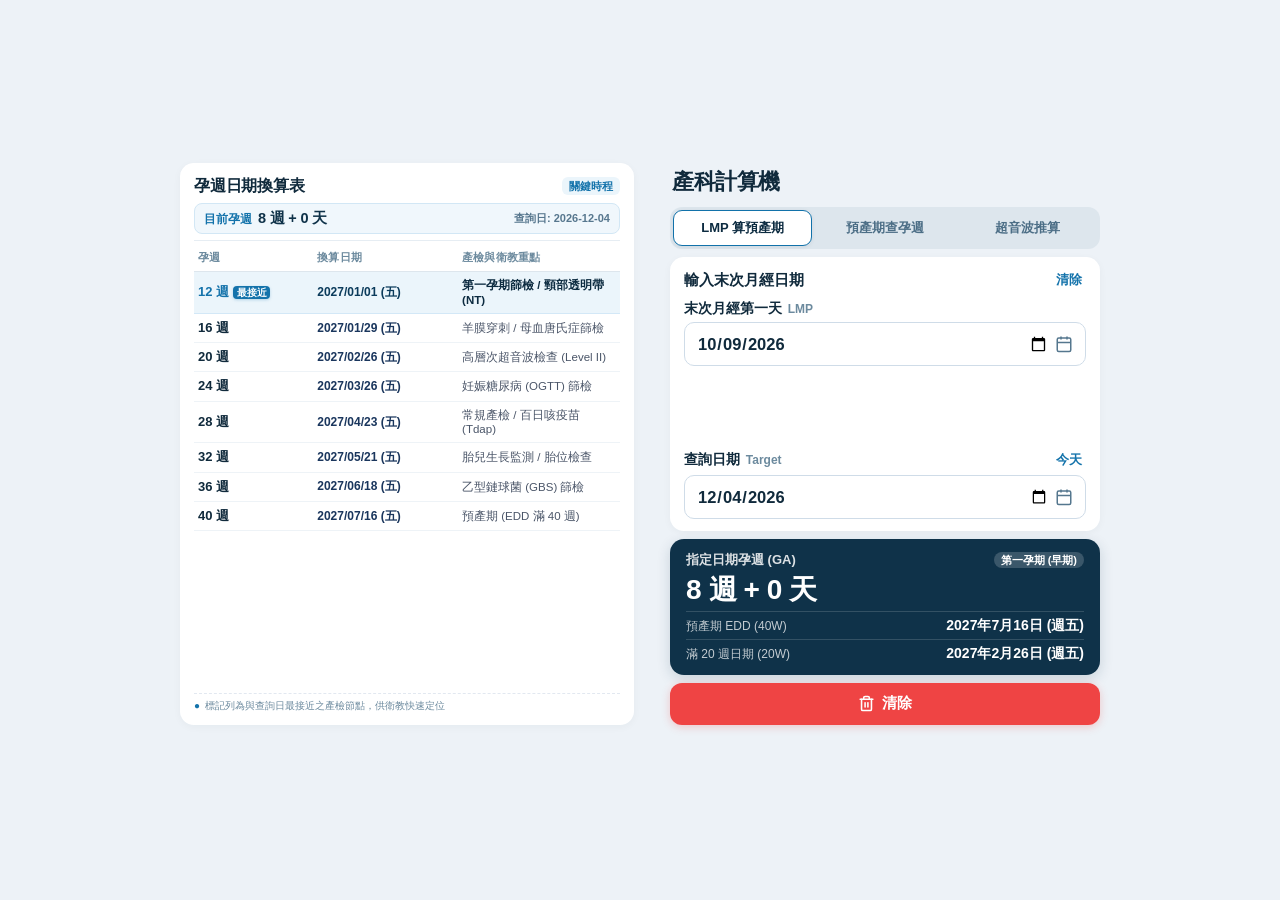
<file: docs/index.html>
<!DOCTYPE html>
<html lang="zh-TW">
<head>
  <meta charset="UTF-8">
  <meta name="viewport" content="width=device-width, initial-scale=1.0, maximum-scale=1.0, user-scalable=no, viewport-fit=cover">
  <meta name="apple-mobile-web-app-capable" content="yes">
  <meta name="apple-mobile-web-app-status-bar-style" content="default">
  <meta name="apple-mobile-web-app-title" content="產科計算機">
  <link rel="apple-touch-icon" href="apple-touch-icon.png">
  <link rel="icon" type="image/png" href="apple-touch-icon.png">
  <link rel="manifest" href="manifest.json">
  <meta name="theme-color" content="#EDF2F7">
  <title>產科計算機</title>
  <link rel="stylesheet" href="css/ios-style.css">
</head>
<body>
  <div class="app-container">
    
    <!-- ★ 左側欄：孕週日期換算表 (Duo 開蓋雙螢幕時自然呈現，合蓋時平順收合) -->
    <aside class="duo-schedule-pane" id="duoSchedulePane" aria-label="孕週日期換算表">
      <div class="schedule-card">
        <div class="schedule-header">
          <div class="schedule-title-row">
            <h2 class="schedule-title">孕週日期換算表</h2>
            <span class="schedule-mode-tag" id="scheduleModeTag">關鍵時程</span>
          </div>
          <div class="schedule-current-banner" id="scheduleCurrentBanner">
            <div class="banner-text-group">
              <span class="schedule-banner-label">目前孕週</span>
              <span class="schedule-banner-val" id="scheduleGaValue">-- 週 + - 天</span>
            </div>
            <span class="schedule-banner-date" id="scheduleQueryDateDisplay"></span>
          </div>
        </div>

        <!-- 空狀態 (未輸入末次月經/預產期時顯示) -->
        <div class="schedule-empty-state" id="scheduleEmptyState" style="display: none;">
          <div class="empty-icon-wrap">
            <svg width="34" height="34" viewBox="0 0 24 24" fill="none" stroke="currentColor" stroke-width="1.8">
              <rect x="3" y="4" width="18" height="18" rx="2" ry="2"></rect>
              <line x1="16" y1="2" x2="16" y2="6"></line>
              <line x1="8" y1="2" x2="8" y2="6"></line>
              <line x1="3" y1="10" x2="21" y2="10"></line>
              <circle cx="12" cy="15" r="2"></circle>
            </svg>
          </div>
          <p class="empty-title">請在右側輸入日期</p>
          <p class="empty-desc">輸入末次月經或預產期後，將自動排定各週產檢節點</p>
        </div>

        <!-- 孕週換算表格 (12, 16, 20, 24, 28, 32, 36, 40 週) -->
        <div class="schedule-table-wrap" id="scheduleTableWrap">
          <table class="milestone-table">
            <thead>
              <tr>
                <th class="th-week">孕週</th>
                <th class="th-date">換算日期</th>
                <th class="th-focus">產檢與衛教重點</th>
              </tr>
            </thead>
            <tbody id="milestoneTableBody">
              <!-- 由 JavaScript 動態即時渲染 -->
            </tbody>
          </table>
        </div>

        <div class="schedule-footer-hint" id="scheduleFooterHint">
          <span class="hint-bullet">●</span>
          <span class="hint-text">標記列為與查詢日最接近之產檢節點，供衛教快速定位</span>
        </div>
      </div>
    </aside>

    <!-- ★ 右側欄：計算機本體 (合蓋為單畫面置中，開蓋時平順移至右側) -->
    <main class="duo-calculator-pane" id="duoCalculatorPane">
      
      <!-- 頂部標題列 -->
      <header class="app-header">
        <h1 class="main-title">產科計算機</h1>
      </header>

      <!-- 1. 選擇模式分段控制器 -->
      <nav class="mode-nav-segmented">
        <button class="mode-nav-btn active" data-mode="lmp">
          LMP 算預產期
        </button>
        <button class="mode-nav-btn" data-mode="edd">
          預產期查孕週
        </button>
        <button class="mode-nav-btn" data-mode="us">
          超音波推算
        </button>
      </nav>

      <!-- 2. 輸入卡片 (含水平全幅滑移軌道) -->
      <section class="input-card">
        <div class="card-header-row">
          <h2 id="cardTitle" class="card-header-title">輸入末次月經日期</h2>
          <button id="btnClear" class="btn-text-action">清除</button>
        </div>

        <!-- 全幅滑移視窗 (Slider Viewport) -->
        <div class="card-slider-viewport">
          <div id="sliderTrack" class="card-slider-track">
            
            <!-- 面板 1: LMP 模式 -->
            <div class="card-slide-panel" data-panel="lmp">
              <div class="field-group">
                <label class="field-label">末次月經第一天 <span class="field-sub">LMP</span></label>
                <div class="date-input-wrapper">
                  <input type="date" id="lmpDateInput" class="custom-date-input">
                  <span class="date-calendar-icon">
                    <svg width="18" height="18" viewBox="0 0 24 24" fill="none" stroke="currentColor" stroke-width="2">
                      <rect x="3" y="4" width="18" height="18" rx="2" ry="2"></rect>
                      <line x1="16" y1="2" x2="16" y2="6"></line>
                      <line x1="8" y1="2" x2="8" y2="6"></line>
                      <line x1="3" y1="10" x2="21" y2="10"></line>
                    </svg>
                  </span>
                </div>
              </div>
            </div>

            <!-- 面板 2: EDD 模式 -->
            <div class="card-slide-panel" data-panel="edd">
              <div class="field-group">
                <label class="field-label">預產期 <span class="field-sub">EDD / EDC</span></label>
                <div class="date-input-wrapper">
                  <input type="date" id="eddDateInput" class="custom-date-input">
                  <span class="date-calendar-icon">
                    <svg width="18" height="18" viewBox="0 0 24 24" fill="none" stroke="currentColor" stroke-width="2">
                      <rect x="3" y="4" width="18" height="18" rx="2" ry="2"></rect>
                      <line x1="16" y1="2" x2="16" y2="6"></line>
                      <line x1="8" y1="2" x2="8" y2="6"></line>
                      <line x1="3" y1="10" x2="21" y2="10"></line>
                    </svg>
                  </span>
                </div>
              </div>
            </div>

            <!-- 面板 3: 超音波模式 -->
            <div class="card-slide-panel" data-panel="us">
              <div class="us-field-group">
                <div class="field-group">
                  <label class="field-label">超音波檢查日 <span class="field-sub">Scan Date</span></label>
                  <div class="date-input-wrapper">
                    <input type="date" id="usScanDateInput" class="custom-date-input">
                    <span class="date-calendar-icon">
                      <svg width="18" height="18" viewBox="0 0 24 24" fill="none" stroke="currentColor" stroke-width="2">
                        <rect x="3" y="4" width="18" height="18" rx="2" ry="2"></rect>
                        <line x1="16" y1="2" x2="16" y2="6"></line>
                        <line x1="8" y1="2" x2="8" y2="6"></line>
                        <line x1="3" y1="10" x2="21" y2="10"></line>
                      </svg>
                    </span>
                  </div>
                </div>
                <div class="field-row-two-col">
                  <div class="field-group col-item">
                    <label class="field-label">CRL <span class="field-sub">頭臀長</span></label>
                    <div class="num-input-wrapper">
                      <input type="number" id="crlInput" class="custom-num-input" placeholder="例如 15" step="0.1" min="1" max="100">
                      <span class="num-unit">mm</span>
                    </div>
                  </div>
                  <div class="field-group col-item">
                    <label class="field-label">GS <span class="field-sub">妊娠囊</span></label>
                    <div class="num-input-wrapper">
                      <input type="number" id="gsInput" class="custom-num-input" placeholder="例如 20" step="0.1" min="1" max="100">
                      <span class="num-unit">mm</span>
                    </div>
                  </div>
                </div>
              </div>
            </div>

          </div>
        </div>

        <!-- 查詢日期 (預設今天，含快捷按鈕) -->
        <div class="field-group">
          <div class="field-label-row">
            <label class="field-label">查詢日期 <span class="field-sub">Target</span></label>
            <button id="btnSetToday" class="btn-text-action">今天</button>
          </div>
          <div class="date-input-wrapper">
            <input type="date" id="queryDateInput" class="custom-date-input">
            <span class="date-calendar-icon">
              <svg width="18" height="18" viewBox="0 0 24 24" fill="none" stroke="currentColor" stroke-width="2">
                <rect x="3" y="4" width="18" height="18" rx="2" ry="2"></rect>
                <line x1="16" y1="2" x2="16" y2="6"></line>
                <line x1="8" y1="2" x2="8" y2="6"></line>
                <line x1="3" y1="10" x2="21" y2="10"></line>
              </svg>
            </span>
          </div>
        </div>
      </section>

      <!-- 3. 深藍色換算結果卡片 -->
      <section class="result-navy-card">
        <div class="result-label-row">
          <span id="resultCardLabel" class="result-top-label">指定日期孕週 (GA)</span>
          <span id="resultBadge" class="result-pill-badge">--</span>
        </div>

        <!-- 大字週數換算結果 -->
        <div id="resultGaDisplay" class="result-main-val">-- 週 + - 天</div>

        <!-- 超音波當日週數 (僅超音波模式顯示) -->
        <div id="usScanRow" class="result-sub-row" style="display: none;">
          <span class="result-sub-label">檢查當日週數</span>
          <span id="resultScanGaDisplay" class="result-sub-val">-- 週 + - 天</span>
        </div>

        <!-- 預產期資訊列 -->
        <div class="result-sub-row">
          <span id="resultSubLabel" class="result-sub-label">預產期 EDD (40W)</span>
          <span id="resultEddDisplay" class="result-sub-val">-- 年 -- 月 -- 日</span>
        </div>

        <!-- 滿 20 週日期資訊列 (高層次超音波基準) -->
        <div class="result-sub-row">
          <span class="result-sub-label">滿 20 週日期 (20W)</span>
          <span id="resultWeek20Display" class="result-sub-val">-- 年 -- 月 -- 日</span>
        </div>
      </section>

      <!-- 4. UI 最下面：紅色清除按鈕 -->
      <button id="btnResetAll" class="btn-danger-reset">
        <svg width="17" height="17" viewBox="0 0 24 24" fill="none" stroke="currentColor" stroke-width="2.2" stroke-linecap="round" stroke-linejoin="round">
          <path d="M3 6h18"></path>
          <path d="M19 6v14c0 1-1 2-2 2H7c-1 0-2-1-2-2V6"></path>
          <path d="M8 6V4c0-1 1-2 2-2h4c1 0 2 1 2 2v2"></path>
          <line x1="10" y1="11" x2="10" y2="17"></line>
          <line x1="14" y1="11" x2="14" y2="17"></line>
        </svg>
        清除
      </button>

    </main>

  </div>

  <!-- 腳本載入 -->
  <script src="js/ob-engine.js"></script>
  <script src="js/app.js"></script>
  <script>
    // PWA Service Worker 註冊 (支援離線秒開與斷網執行)
    if ('serviceWorker' in navigator) {
      window.addEventListener('load', () => {
        navigator.serviceWorker.register('./sw.js')
          .then((reg) => console.log('PWA ServiceWorker ready, scope:', reg.scope))
          .catch((err) => console.error('PWA ServiceWorker error:', err));
      });
    }
  </script>
</body>
</html>
</file>
<file: docs/css/ios-style.css>
/* ==========================================================================
   OB Calculator - iPhone 專屬精簡無滾動版面樣式
   iPhone Duo 雙螢幕摺疊適配 (合蓋單屏 / 開蓋雙屏左右分欄)
   ========================================================================== */

:root {
  --bg-canvas: #EDF2F7;
  --card-bg: #FFFFFF;
  --text-dark: #102A3C;
  --text-muted: #57778E;
  --primary-blue: #1473AB;
  --primary-light: #EBF5FB;
  --input-border: #CFDCE8;
  --input-border-active: #1473AB;
  --navy-card-bg: #0F3249;
  --navy-card-text: #FFFFFF;
  --danger-red: #EF4444;
  --danger-red-hover: #DC2626;
}

* {
  box-sizing: border-box;
  margin: 0;
  padding: 0;
  -webkit-tap-highlight-color: transparent;
}

html, body {
  width: 100%;
  overflow-x: hidden;
  background-color: var(--bg-canvas);
}

body {
  font-family: -apple-system, BlinkMacSystemFont, "SF Pro Display", "SF Pro Text", "PingFang TC", "Helvetica Neue", Arial, sans-serif;
  color: var(--text-dark);
  line-height: 1.35;
  -webkit-font-smoothing: antialiased;
  padding-top: max(env(safe-area-inset-top, 0px), 8px);
  padding-bottom: max(env(safe-area-inset-bottom, 0px), 12px);
  padding-left: max(env(safe-area-inset-left, 0px), 16px);
  padding-right: max(env(safe-area-inset-right, 0px), 16px);
  min-height: 100vh;
  display: flex;
  flex-direction: column;
  align-items: center;
}

/* ==========================================================================
   合蓋時 / 單畫面計算機 (預設版面: 適合快速輸入與查詢，零滾動)
   ========================================================================== */

.app-container {
  width: 100%;
  max-width: 390px;
  display: flex;
  flex-direction: column;
  gap: 8px;
}

/* 合蓋或小螢幕時：換算表隱藏 */
.duo-schedule-pane {
  display: none !important;
}

.duo-calculator-pane {
  width: 100%;
  display: flex;
  flex-direction: column;
  gap: 8px;
}

/* 頂部標題列 */
.app-header {
  display: flex;
  align-items: center;
  justify-content: flex-start;
  padding: 4px 2px 2px 2px;
}

.main-title {
  font-size: 22px;
  font-weight: 800;
  color: var(--text-dark);
  letter-spacing: -0.4px;
}

/* 1. 選擇模式分段控制器 */
.mode-nav-segmented {
  display: flex;
  background-color: #DDE6ED;
  border-radius: 12px;
  padding: 3px;
  gap: 3px;
}

.mode-nav-btn {
  flex: 1;
  border: 1.5px solid transparent;
  background: transparent;
  padding: 8px 2px;
  border-radius: 9px;
  font-size: 13px;
  font-weight: 600;
  color: #4C6E86;
  cursor: pointer;
  transition: all 0.15s ease;
  text-align: center;
  white-space: nowrap;
}

.mode-nav-btn.active {
  background-color: #FFFFFF;
  border-color: #1272AA;
  color: #0C2B40;
  font-weight: 700;
  box-shadow: 0 1px 4px rgba(16, 42, 60, 0.08);
}

/* 2. 輸入卡片 */
.input-card {
  background-color: var(--card-bg);
  border-radius: 14px;
  padding: 12px 14px;
  box-shadow: 0 2px 8px rgba(16, 42, 60, 0.04);
  display: flex;
  flex-direction: column;
  gap: 8px;
}

.card-header-row {
  display: flex;
  justify-content: space-between;
  align-items: center;
}

.card-header-title {
  font-size: 15px;
  font-weight: 700;
  color: var(--text-dark);
}

.btn-text-action {
  background: transparent;
  border: none;
  font-size: 13px;
  font-weight: 600;
  color: var(--primary-blue);
  cursor: pointer;
  padding: 2px 4px;
}

.btn-text-action:active {
  opacity: 0.6;
}

/* 全幅滑移視窗與滑動軌道 (Apple HIG Page View Controller 視覺體驗) */
.card-slider-viewport {
  width: 100%;
  overflow: hidden;
  position: relative;
}

.card-slider-track {
  display: flex;
  width: 300%;
  transition: transform 0.32s cubic-bezier(0.22, 1, 0.36, 1);
  will-change: transform;
}

.card-slide-panel {
  width: 33.3333%;
  flex-shrink: 0;
  display: flex;
  flex-direction: column;
  gap: 8px;
  padding: 1px 0;
}

/* 欄位群組 */
.field-group {
  display: flex;
  flex-direction: column;
  gap: 4px;
}

.field-label-row {
  display: flex;
  justify-content: space-between;
  align-items: center;
}

.field-label {
  font-size: 13.5px;
  font-weight: 700;
  color: var(--text-dark);
}

.field-sub {
  font-size: 12px;
  font-weight: 600;
  color: #6C8A9E;
  margin-left: 2px;
}

.date-input-wrapper {
  position: relative;
  width: 100%;
  display: flex;
  align-items: center;
  background-color: #FFFFFF;
  border: 1.5px solid var(--input-border);
  border-radius: 10px;
  padding: 0 12px;
  height: 44px;
  transition: border-color 0.15s;
}

.date-input-wrapper:focus-within {
  border-color: var(--input-border-active);
  box-shadow: 0 0 0 2px rgba(20, 115, 171, 0.15);
}

.custom-date-input {
  width: 100%;
  height: 100%;
  border: none;
  background: transparent;
  font-size: 16.5px;
  font-weight: 700;
  color: var(--text-dark);
  font-family: inherit;
  outline: none;
  cursor: pointer;
  -webkit-appearance: none;
}

.date-calendar-icon {
  display: flex;
  align-items: center;
  justify-content: center;
  color: #55778E;
  pointer-events: none;
  margin-left: 6px;
}

/* 超音波輸入專用樣式 */
.us-field-group {
  display: flex;
  flex-direction: column;
  gap: 8px;
}

.field-row-two-col {
  display: flex;
  gap: 8px;
  width: 100%;
}

.col-item {
  flex: 1;
  min-width: 0;
}

.num-input-wrapper {
  position: relative;
  width: 100%;
  display: flex;
  align-items: center;
  background-color: #FFFFFF;
  border: 1.5px solid var(--input-border);
  border-radius: 10px;
  padding: 0 10px;
  height: 44px;
  transition: border-color 0.15s, box-shadow 0.15s;
}

.num-input-wrapper:focus-within {
  border-color: var(--input-border-active);
  box-shadow: 0 0 0 2px rgba(20, 115, 171, 0.15);
}

.custom-num-input {
  width: 100%;
  height: 100%;
  border: none;
  background: transparent;
  font-size: 16.5px;
  font-weight: 700;
  color: var(--text-dark);
  font-family: inherit;
  outline: none;
  -webkit-appearance: none;
}

.custom-num-input::placeholder {
  color: #9EB5C7;
  font-weight: 500;
}

.num-unit {
  font-size: 13px;
  font-weight: 700;
  color: var(--text-muted);
  margin-left: 4px;
  user-select: none;
}

/* 3. 最下面：深藍色換算結果卡片 */
.result-navy-card {
  background-color: var(--navy-card-bg);
  color: var(--navy-card-text);
  border-radius: 14px;
  padding: 12px 16px;
  display: flex;
  flex-direction: column;
  gap: 4px;
  box-shadow: 0 4px 14px rgba(15, 50, 73, 0.16);
}

.result-label-row {
  display: flex;
  justify-content: space-between;
  align-items: center;
}

.result-top-label {
  font-size: 13px;
  font-weight: 600;
  color: rgba(255, 255, 255, 0.85);
}

.result-pill-badge {
  background: rgba(255, 255, 255, 0.18);
  padding: 1px 7px;
  border-radius: 10px;
  font-size: 11px;
  font-weight: 600;
}

.result-main-val {
  font-size: 28px;
  font-weight: 800;
  letter-spacing: -0.4px;
  line-height: 1.15;
  margin: 1px 0;
}

.result-sub-row {
  display: flex;
  justify-content: space-between;
  align-items: baseline;
  padding-top: 4px;
  border-top: 1px solid rgba(255, 255, 255, 0.15);
}

.result-sub-label {
  font-size: 12px;
  color: rgba(255, 255, 255, 0.75);
}

.result-sub-val {
  font-size: 14px;
  font-weight: 700;
  color: #FFFFFF;
}

/* 4. UI 最下面：紅色一鍵清空按鈕 */
.btn-danger-reset {
  width: 100%;
  height: 42px;
  background-color: var(--danger-red);
  color: #FFFFFF;
  border: none;
  border-radius: 12px;
  font-size: 15px;
  font-weight: 700;
  display: flex;
  align-items: center;
  justify-content: center;
  gap: 7px;
  cursor: pointer;
  box-shadow: 0 2px 8px rgba(239, 68, 68, 0.25);
  transition: all 0.15s ease;
  user-select: none;
  -webkit-appearance: none;
}

.btn-danger-reset:active {
  background-color: var(--danger-red-hover);
  transform: scale(0.98);
  box-shadow: 0 1px 4px rgba(220, 38, 38, 0.2);
}

/* ==========================================================================
   ★ iPhone Duo / 雙螢幕開蓋與寬螢幕左右分欄 (Dual-Screen Adaptive)
   左側：孕週日期換算表 | 右側：計算機本體 (流暢開合過渡，避免硬編碼尺寸)
   ========================================================================== */

@media (min-width: 520px) {
  body {
    padding-top: max(env(safe-area-inset-top, 0px), 12px);
    padding-bottom: max(env(safe-area-inset-bottom, 0px), 24px);
    padding-left: max(env(safe-area-inset-left, 0px), 16px);
    padding-right: max(env(safe-area-inset-right, 0px), 16px);
    justify-content: center;
  }

  .app-container {
    max-width: 920px;
    display: flex;
    flex-direction: row;
    align-items: stretch;
    justify-content: center;
    gap: 24px; /* 避開 iPhone Duo 物理中軸折痕 (Hinge Safe Margin) */
  }

  /* 左側欄：孕週日期換算表 */
  .duo-schedule-pane {
    display: flex !important;
    flex-direction: column;
    flex: 1 1 270px;
    max-width: 480px;
    min-width: 250px;
    animation: duoSlideInLeft 0.3s cubic-bezier(0.16, 1, 0.3, 1) both;
  }

  /* 右側欄：計算機本體平順移至右側 */
  .duo-calculator-pane {
    display: flex;
    flex-direction: column;
    flex: 1 1 280px;
    max-width: 430px;
    min-width: 260px;
    gap: 8px;
    animation: duoShiftRight 0.3s cubic-bezier(0.16, 1, 0.3, 1) both;
  }
}

@media (min-width: 768px) {
  .app-container {
    gap: 36px;
  }
}

/* 開合自然平順動畫 */
@keyframes duoSlideInLeft {
  0% {
    opacity: 0;
    transform: translate3d(-18px, 0, 0);
  }
  100% {
    opacity: 1;
    transform: translate3d(0, 0, 0);
  }
}

@keyframes duoShiftRight {
  0% {
    opacity: 0.9;
    transform: translate3d(18px, 0, 0);
  }
  100% {
    opacity: 1;
    transform: translate3d(0, 0, 0);
  }
}

/* 減少動態效果 (Accessibility: Prefers-Reduced-Motion) */
@media (prefers-reduced-motion: reduce) {
  .duo-schedule-pane,
  .duo-calculator-pane,
  .card-slider-track {
    animation: none !important;
    transition: none !important;
    transform: none !important;
  }
}

/* ==========================================================================
   ★ 左側「孕週日期換算表」專屬組件樣式 (適合左螢幕閱讀，專注衛教定位)
   ========================================================================== */

.schedule-card {
  background-color: var(--card-bg);
  border-radius: 14px;
  padding: 12px 14px;
  box-shadow: 0 2px 8px rgba(16, 42, 60, 0.04);
  display: flex;
  flex-direction: column;
  height: 100%;
  justify-content: space-between;
  box-sizing: border-box;
}

.schedule-header {
  display: flex;
  flex-direction: column;
  gap: 6px;
  padding-bottom: 6px;
  border-bottom: 1px solid #E6EDF3;
}

.schedule-title-row {
  display: flex;
  justify-content: space-between;
  align-items: center;
}

.schedule-title {
  font-size: 16px;
  font-weight: 700;
  color: var(--text-dark);
  letter-spacing: -0.2px;
}

.schedule-mode-tag {
  font-size: 11px;
  font-weight: 700;
  color: var(--primary-blue);
  background-color: var(--primary-light);
  padding: 2px 7px;
  border-radius: 6px;
}

/* 目前孕週即時 Banner */
.schedule-current-banner {
  display: flex;
  justify-content: space-between;
  align-items: center;
  background-color: #F0F7FC;
  border: 1px solid #D2E7F5;
  border-radius: 8px;
  padding: 5px 9px;
}

.banner-text-group {
  display: flex;
  align-items: baseline;
  gap: 6px;
}

.schedule-banner-label {
  font-size: 11.5px;
  font-weight: 700;
  color: var(--primary-blue);
}

.schedule-banner-val {
  font-size: 14.5px;
  font-weight: 800;
  color: var(--navy-card-bg);
  letter-spacing: -0.2px;
}

.schedule-banner-date {
  font-size: 11px;
  font-weight: 600;
  color: var(--text-muted);
}

/* 換算表格排版 */
.schedule-table-wrap {
  flex: 1;
  margin-top: 4px;
}

.milestone-table {
  width: 100%;
  border-collapse: collapse;
  text-align: left;
}

.milestone-table th {
  font-size: 11px;
  font-weight: 700;
  color: #6C8A9E;
  padding: 5px 4px 6px 4px;
  border-bottom: 1.5px solid #DDE6ED;
  letter-spacing: 0.2px;
}

.milestone-table td {
  padding: 6px 4px;
  border-bottom: 1px solid #EEF3F7;
  vertical-align: middle;
  line-height: 1.25;
}

.th-week, .td-week {
  width: 28%;
}

.th-date, .td-date {
  width: 34%;
  font-size: 12px;
  font-weight: 600;
  color: #1A365D;
  white-space: nowrap;
}

.th-focus, .td-focus {
  width: 38%;
  font-size: 11.5px;
  color: #4A5568;
}

.week-cell-content {
  display: flex;
  align-items: center;
  gap: 4px;
}

.week-title {
  font-size: 13px;
  font-weight: 700;
  color: var(--text-dark);
}

/* 與當前孕週相同或最接近之週數節點高亮提示 (方便衛教快速定位) */
.milestone-row.is-closest {
  background-color: #EBF5FB;
  border-radius: 6px;
}

.milestone-row.is-closest td {
  border-bottom-color: #D3E8F7;
}

.milestone-row.is-closest .week-title {
  color: var(--primary-blue);
  font-weight: 800;
}

.milestone-row.is-closest .td-date {
  color: #0B3B5B;
  font-weight: 700;
}

.milestone-row.is-closest .td-focus {
  color: #0C2B40;
  font-weight: 600;
}

.closest-badge {
  background-color: var(--primary-blue);
  color: #FFFFFF;
  font-size: 9.5px;
  font-weight: 700;
  padding: 1px 4px;
  border-radius: 4px;
  letter-spacing: -0.2px;
  white-space: nowrap;
  box-shadow: 0 1px 3px rgba(20, 115, 171, 0.25);
}

/* 空狀態提示卡 */
.schedule-empty-state {
  flex: 1;
  display: flex;
  flex-direction: column;
  align-items: center;
  justify-content: center;
  padding: 32px 14px;
  text-align: center;
}

.empty-icon-wrap {
  width: 52px;
  height: 52px;
  border-radius: 26px;
  background-color: #F0F4F8;
  color: #6C8A9E;
  display: flex;
  align-items: center;
  justify-content: center;
  margin-bottom: 10px;
}

.empty-title {
  font-size: 14.5px;
  font-weight: 700;
  color: var(--text-dark);
  margin-bottom: 3px;
}

.empty-desc {
  font-size: 12px;
  color: var(--text-muted);
  line-height: 1.4;
  max-width: 240px;
}

/* 換算表底部提示 */
.schedule-footer-hint {
  display: flex;
  align-items: center;
  gap: 5px;
  margin-top: 5px;
  padding-top: 5px;
  border-top: 1px dashed #E2E8F0;
  font-size: 10px;
  color: #6C8A9E;
}

.hint-bullet {
  color: var(--primary-blue);
  font-size: 10px;
}

/* 摺疊設備折痕硬體環境變數相容 (Apple Hinge Crease Sensor) */
@media (horizontal-viewport-segments: 2) {
  .app-container {
    gap: env(viewport-segment-width 0 0, 40px);
  }
}

/* 半折立架姿態 (Tabletop / Flex Posture: ~90° Hinge) */
@media (vertical-viewport-segments: 2) {
  .app-container {
    display: flex;
    flex-direction: column;
    gap: env(viewport-segment-height 0 0, 24px);
  }
}
</file>
